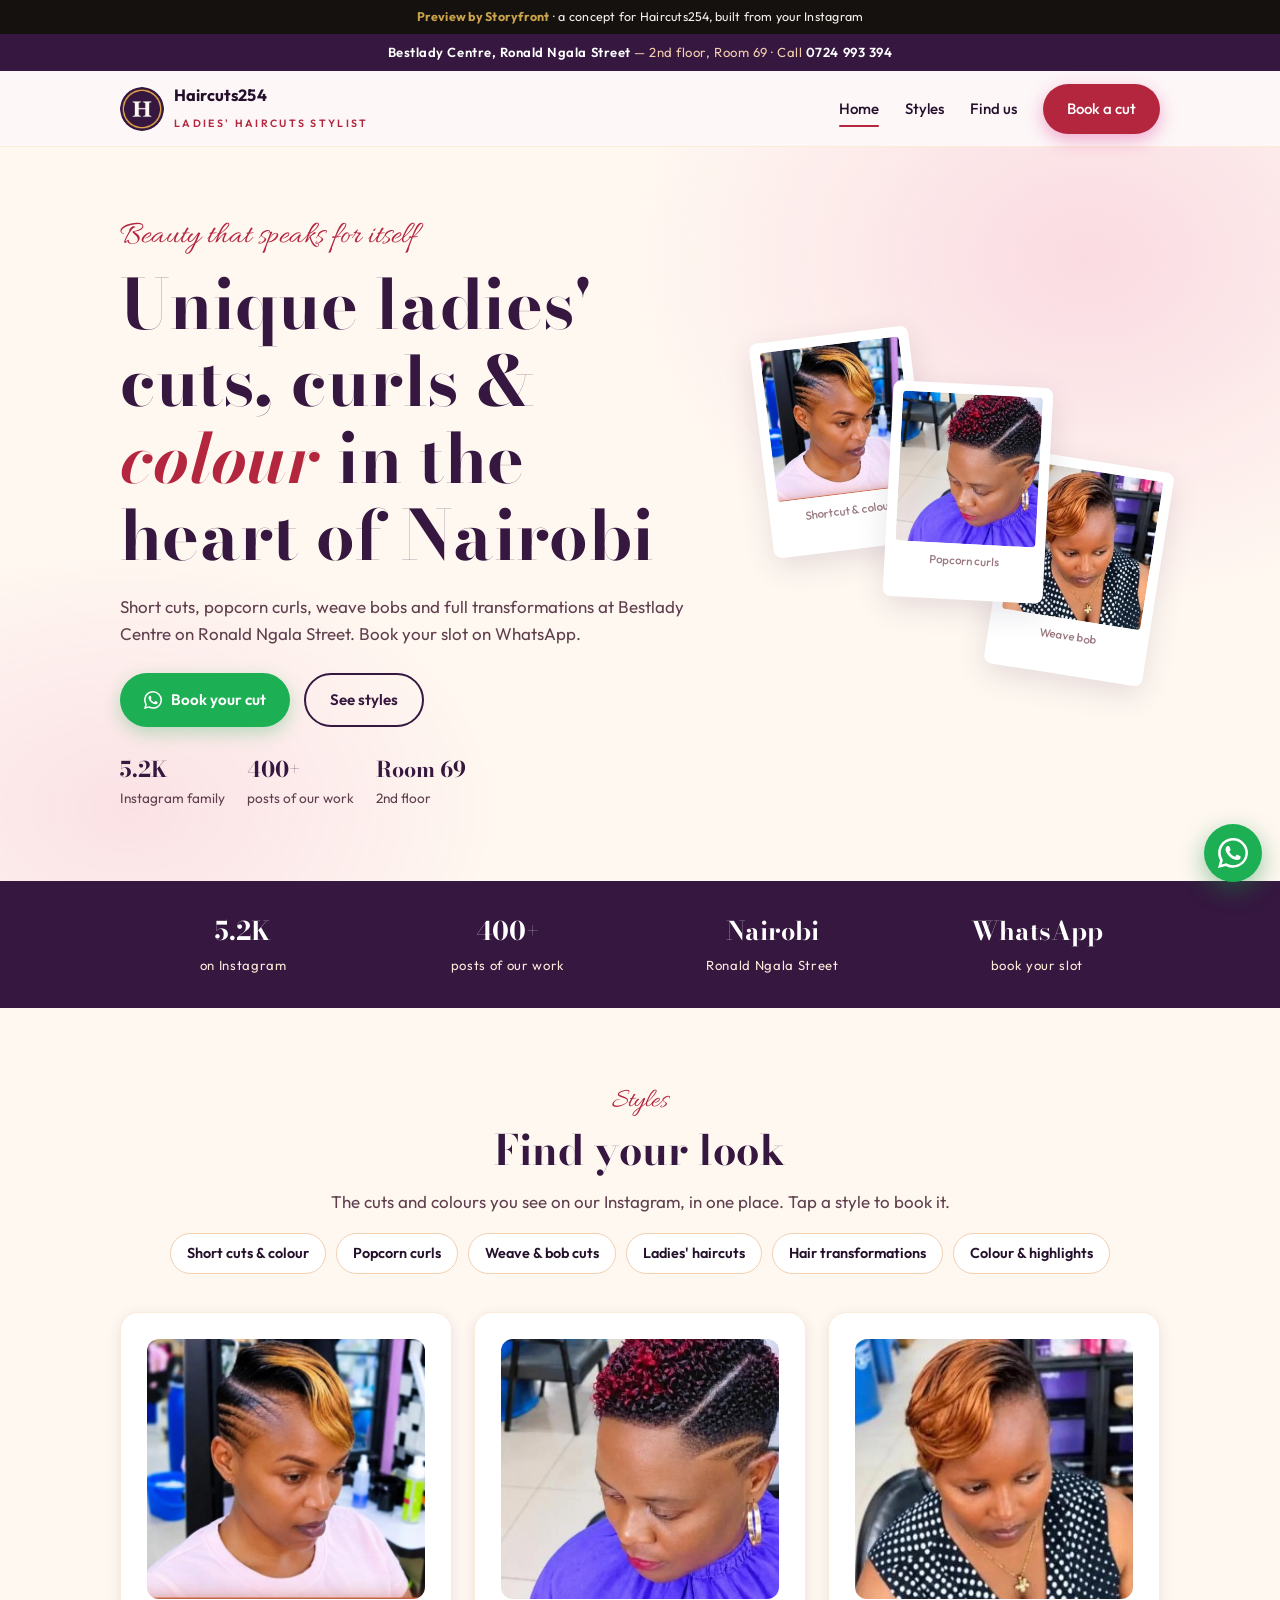
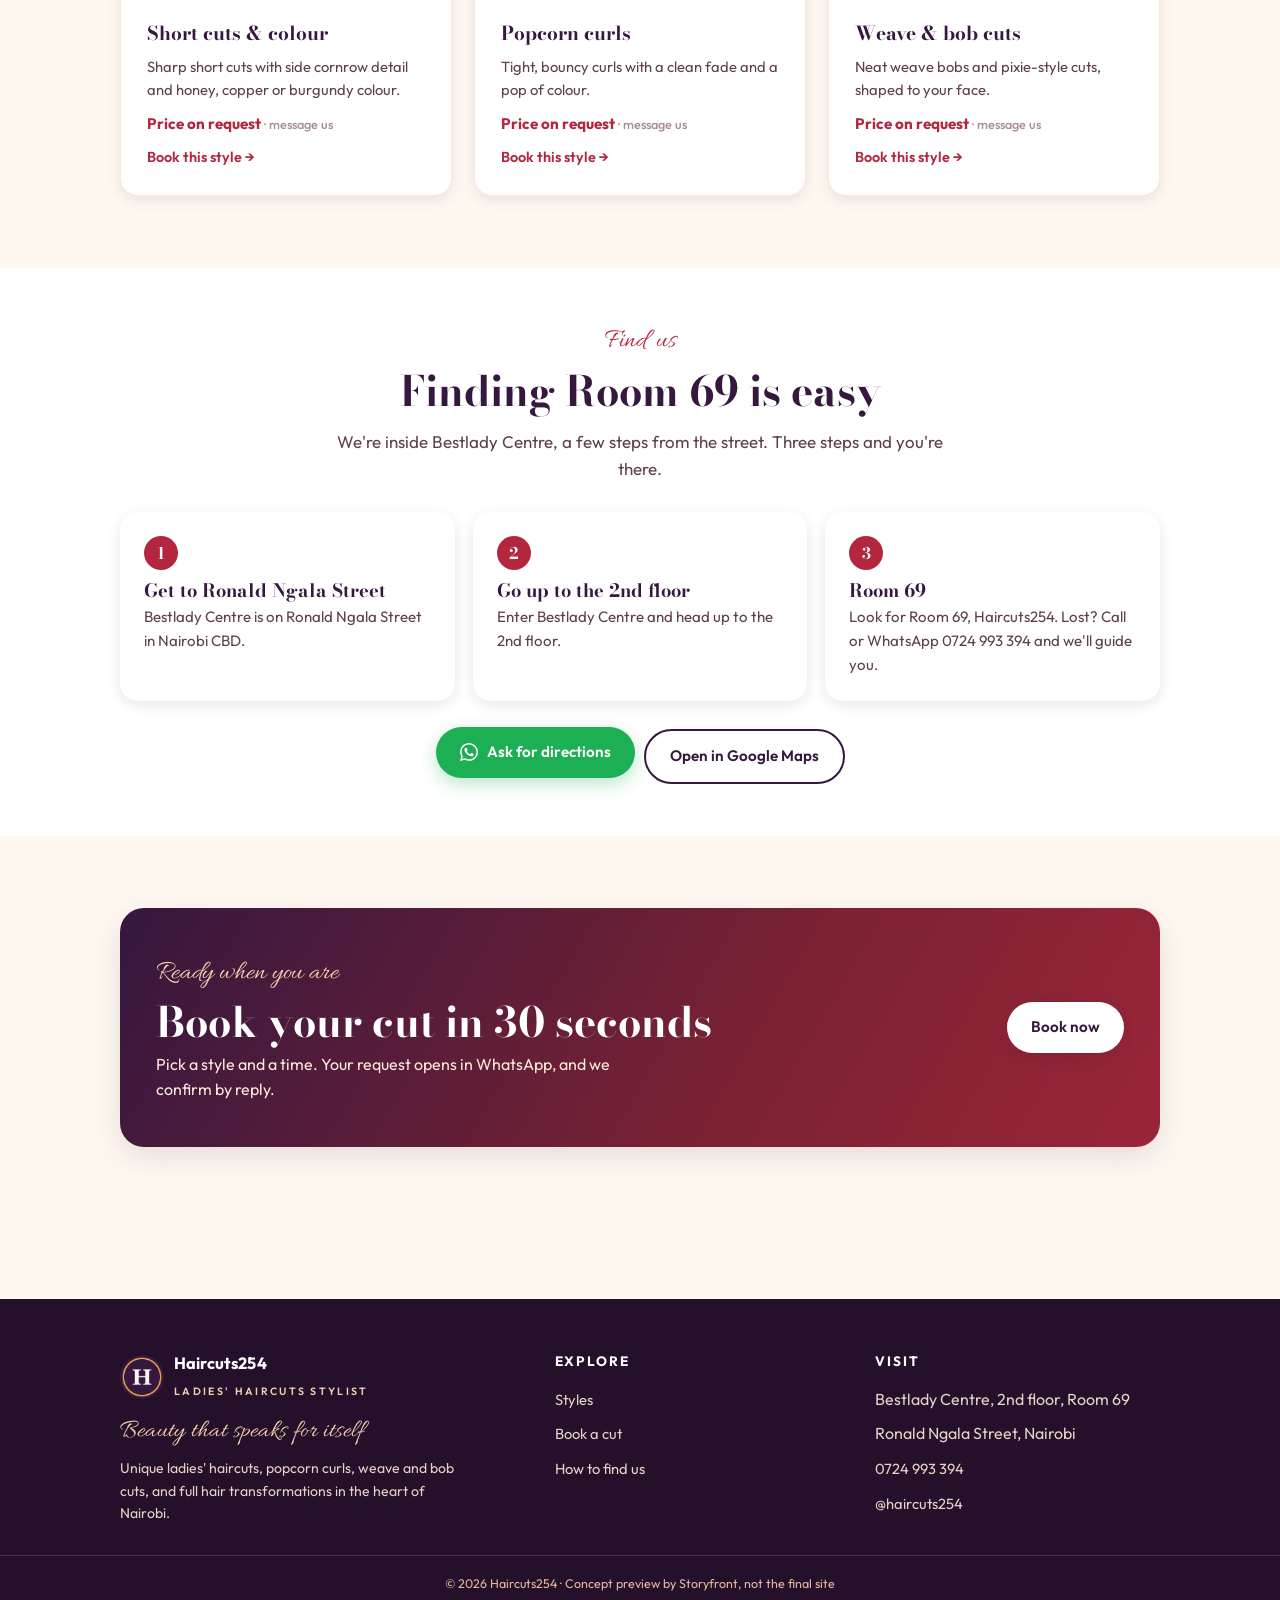
<file: index.html>
<!DOCTYPE html>
<html lang="en"><head><meta charset="UTF-8"><meta name="viewport" content="width=device-width, initial-scale=1.0"><meta name="robots" content="noindex, nofollow">
<title>Haircuts254 | Ladies' haircuts stylist, Nairobi</title><meta name="description" content="Unique ladies' haircuts, popcorn curls, weave bobs and colour at Bestlady Centre, Ronald Ngala Street, Nairobi.">
<link rel="icon" type="image/png" sizes="32x32" href="assets/img/favicon-32.png"><link rel="apple-touch-icon" href="assets/img/favicon-180.png">
<link rel="preconnect" href="https://fonts.googleapis.com"><link rel="preconnect" href="https://fonts.gstatic.com" crossorigin>
<link href="https://fonts.googleapis.com/css2?family=Bodoni+Moda:ital,wght@0,600;0,700;1,600&family=Outfit:wght@400;500;600;700&family=Allura&display=swap" rel="stylesheet">
<link rel="stylesheet" href="assets/css/style.css"></head><body>
<div class="pvbar"><b>Preview by Storyfront</b> &middot; a concept for Haircuts254, built from your Instagram</div>
<div class="announce"><strong>Bestlady Centre, Ronald Ngala Street</strong> &mdash; 2nd floor, Room 69 &middot; Call <strong>0724 993 394</strong></div>
<header class="site-header"><div class="header-in">
<a class="brand" href="index.html"><img src="assets/img/logo-mark.png" alt="Haircuts254 logo"><span><span class="brand-name">Haircuts254</span><br><span class="brand-sub">Ladies' haircuts stylist</span></span></a>
<nav class="nav" id="nav"><button class="nav-close" aria-label="Close menu">&times;</button><a href="index.html" class="active">Home</a><a href="services.html">Styles</a><a href="index.html#find-us">Find us</a><a href="book.html" class="btn btn-magenta">Book a cut</a></nav>
<button class="nav-toggle" aria-label="Open menu"><span></span><span></span><span></span></button></div></header>

<section class="hero"><div class="hero-in"><div class="hero-copy">
<span class="eyebrow">Beauty that speaks for itself</span>
<h1>Unique ladies' cuts, curls &amp; <em>colour</em> in the heart of Nairobi</h1>
<p class="lead">Short cuts, popcorn curls, weave bobs and full transformations at Bestlady Centre on Ronald Ngala Street. Book your slot on WhatsApp.</p>
<div class="hero-ctas"><a class="btn btn-wa" href="book.html"><svg width="18" height="18" viewBox="0 0 24 24" fill="currentColor"><path d="M17.5 14.4c-.3-.15-1.76-.87-2.03-.97-.27-.1-.47-.15-.67.15-.2.3-.77.97-.94 1.17-.17.2-.35.22-.65.07-.3-.15-1.26-.46-2.4-1.48-.89-.79-1.49-1.77-1.66-2.07-.17-.3-.02-.46.13-.61.14-.13.3-.35.45-.52.15-.17.2-.3.3-.5.1-.2.05-.37-.02-.52-.08-.15-.68-1.63-.93-2.23-.24-.58-.49-.5-.67-.51h-.57c-.2 0-.52.07-.8.37-.27.3-1.04 1.02-1.04 2.5 0 1.47 1.07 2.9 1.22 3.1.15.2 2.1 3.2 5.1 4.49.71.3 1.27.49 1.7.63.72.23 1.37.2 1.88.12.58-.09 1.76-.72 2.01-1.42.25-.7.25-1.29.17-1.42-.07-.12-.27-.2-.57-.35zM12.05 21.8h-.01a9.87 9.87 0 0 1-5.03-1.38l-.36-.21-3.74.98 1-3.64-.24-.37a9.83 9.83 0 0 1-1.51-5.26c0-5.44 4.43-9.87 9.89-9.87a9.82 9.82 0 0 1 6.98 2.9 9.82 9.82 0 0 1 2.9 6.99c0 5.44-4.44 9.86-9.88 9.86zm8.4-18.27A11.8 11.8 0 0 0 12.04 0C5.46 0 .1 5.35.1 11.92c0 2.1.55 4.15 1.6 5.96L0 24l6.28-1.65a11.93 11.93 0 0 0 5.76 1.47h.01c6.58 0 11.93-5.35 11.93-11.93a11.86 11.86 0 0 0-3.53-8.36z"/></svg> Book your cut</a><a class="btn btn-ghost" href="services.html">See styles</a></div>
<div class="cover-lines"><div class="cover-line"><b>5.2K</b> Instagram family</div><div class="cover-line"><b>400+</b> posts of our work</div><div class="cover-line"><b>Room 69</b> 2nd floor</div></div></div>
<div class="polaroids"><figure class="polaroid p1"><img src="assets/img/short-cut-colour.jpg" alt="Honey blonde short cut with cornrow detail"><figcaption>Short cut &amp; colour</figcaption></figure>
<figure class="polaroid p2"><img src="assets/img/popcorn-curls.jpg" alt="Burgundy popcorn curls with a fade"><figcaption>Popcorn curls</figcaption></figure>
<figure class="polaroid p3"><img src="assets/img/weave-bob.jpg" alt="Copper weave bob"><figcaption>Weave bob</figcaption></figure></div></div></section>
<div class="trust"><div class="trust-in"><div><b>5.2K</b><span>on Instagram</span></div><div><b>400+</b><span>posts of our work</span></div><div><b>Nairobi</b><span>Ronald Ngala Street</span></div><div><b>WhatsApp</b><span>book your slot</span></div></div></div>
<section class="section"><div class="wrap center reveal"><span class="eyebrow">Styles</span><h2>Find your look</h2><p class="lead">The cuts and colours you see on our Instagram, in one place. Tap a style to book it.</p><div class="chips"><a class="chip" href="book.html?style=Short cuts and colour">Short cuts &amp; colour</a><a class="chip" href="book.html?style=Popcorn curls">Popcorn curls</a><a class="chip" href="book.html?style=Weave and bob cuts">Weave &amp; bob cuts</a><a class="chip" href="book.html?style=Ladies haircuts">Ladies' haircuts</a><a class="chip" href="book.html?style=Hair transformations">Hair transformations</a><a class="chip" href="book.html?style=Colour and highlights">Colour &amp; highlights</a></div></div>
<div class="wrap"><div class="cards"><div class="card reveal"><div class="photo-card"><img src="assets/img/short-cut-colour.jpg" alt="Short cuts &amp; colour"></div><h3>Short cuts &amp; colour</h3><p>Sharp short cuts with side cornrow detail and honey, copper or burgundy colour.</p><span class="from">Price on request <small>&middot; message us</small></span><a class="more" href="book.html?style=Short cuts and colour">Book this style &rarr;</a></div><div class="card reveal"><div class="photo-card"><img src="assets/img/popcorn-curls.jpg" alt="Popcorn curls"></div><h3>Popcorn curls</h3><p>Tight, bouncy curls with a clean fade and a pop of colour.</p><span class="from">Price on request <small>&middot; message us</small></span><a class="more" href="book.html?style=Popcorn curls">Book this style &rarr;</a></div><div class="card reveal"><div class="photo-card"><img src="assets/img/weave-bob.jpg" alt="Weave &amp; bob cuts"></div><h3>Weave &amp; bob cuts</h3><p>Neat weave bobs and pixie-style cuts, shaped to your face.</p><span class="from">Price on request <small>&middot; message us</small></span><a class="more" href="book.html?style=Weave and bob cuts">Book this style &rarr;</a></div></div></div></section>
<section class="section-tight" style="background:#fff" id="find-us"><div class="wrap center reveal"><span class="eyebrow">Find us</span><h2>Finding Room 69 is easy</h2><p class="lead">We're inside Bestlady Centre, a few steps from the street. Three steps and you're there.</p></div>
<div class="wrap"><div class="steps">
<div class="step reveal"><b>1</b><h3>Get to Ronald Ngala Street</h3><p>Bestlady Centre is on Ronald Ngala Street in Nairobi CBD.</p></div>
<div class="step reveal"><b>2</b><h3>Go up to the 2nd floor</h3><p>Enter Bestlady Centre and head up to the 2nd floor.</p></div>
<div class="step reveal"><b>3</b><h3>Room 69</h3><p>Look for Room 69, Haircuts254. Lost? Call or WhatsApp 0724 993 394 and we'll guide you.</p></div></div>
<p class="center" style="margin-top:26px"><a class="btn btn-wa" href="https://wa.me/254724993394?text=Hello%20Haircuts254%21%20I%27m%20coming%20to%20Bestlady%20Centre,%20can%20you%20guide%20me%20to%20Room%2069?" target="_blank" rel="noopener"><svg width="18" height="18" viewBox="0 0 24 24" fill="currentColor"><path d="M17.5 14.4c-.3-.15-1.76-.87-2.03-.97-.27-.1-.47-.15-.67.15-.2.3-.77.97-.94 1.17-.17.2-.35.22-.65.07-.3-.15-1.26-.46-2.4-1.48-.89-.79-1.49-1.77-1.66-2.07-.17-.3-.02-.46.13-.61.14-.13.3-.35.45-.52.15-.17.2-.3.3-.5.1-.2.05-.37-.02-.52-.08-.15-.68-1.63-.93-2.23-.24-.58-.49-.5-.67-.51h-.57c-.2 0-.52.07-.8.37-.27.3-1.04 1.02-1.04 2.5 0 1.47 1.07 2.9 1.22 3.1.15.2 2.1 3.2 5.1 4.49.71.3 1.27.49 1.7.63.72.23 1.37.2 1.88.12.58-.09 1.76-.72 2.01-1.42.25-.7.25-1.29.17-1.42-.07-.12-.27-.2-.57-.35zM12.05 21.8h-.01a9.87 9.87 0 0 1-5.03-1.38l-.36-.21-3.74.98 1-3.64-.24-.37a9.83 9.83 0 0 1-1.51-5.26c0-5.44 4.43-9.87 9.89-9.87a9.82 9.82 0 0 1 6.98 2.9 9.82 9.82 0 0 1 2.9 6.99c0 5.44-4.44 9.86-9.88 9.86zm8.4-18.27A11.8 11.8 0 0 0 12.04 0C5.46 0 .1 5.35.1 11.92c0 2.1.55 4.15 1.6 5.96L0 24l6.28-1.65a11.93 11.93 0 0 0 5.76 1.47h.01c6.58 0 11.93-5.35 11.93-11.93a11.86 11.86 0 0 0-3.53-8.36z"/></svg> Ask for directions</a> &nbsp; <a class="btn btn-ghost" href="https://www.google.com/maps/search/Bestlady+Centre+Ronald+Ngala+Street+Nairobi" target="_blank" rel="noopener">Open in Google Maps</a></p></div></section>
<section class="section"><div class="wrap"><div class="banner reveal"><div><span class="eyebrow">Ready when you are</span><h2>Book your cut in 30 seconds</h2><p>Pick a style and a time. Your request opens in WhatsApp, and we confirm by reply.</p></div><a class="btn btn-light" href="book.html">Book now</a></div></div></section>

<footer class="site-footer"><div class="footer-in">
<div><a class="brand" href="index.html"><img src="assets/img/logo-mark.png" alt=""><span><span class="brand-name">Haircuts254</span><br><span class="brand-sub">Ladies' haircuts stylist</span></span></a><div class="f-script">Beauty that speaks for itself</div><p>Unique ladies' haircuts, popcorn curls, weave and bob cuts, and full hair transformations in the heart of Nairobi.</p></div>
<div><h4>Explore</h4><ul><li><a href="services.html">Styles</a></li><li><a href="book.html">Book a cut</a></li><li><a href="index.html#find-us">How to find us</a></li></ul></div>
<div><h4>Visit</h4><ul><li>Bestlady Centre, 2nd floor, Room 69</li><li>Ronald Ngala Street, Nairobi</li><li><a href="tel:+254724993394">0724 993 394</a></li><li><a href="https://www.instagram.com/haircuts254/" target="_blank" rel="noopener">@haircuts254</a></li></ul></div></div>
<div class="copyright">&copy; <span data-year></span> Haircuts254 &middot; Concept preview by Storyfront, not the final site</div></footer>
<a class="wa-float" href="https://wa.me/254724993394?text=Hello%20Haircuts254%21%20I%27d%20like%20to%20book%20a%20haircut." target="_blank" rel="noopener" aria-label="Chat on WhatsApp"><svg width="30" height="30" viewBox="0 0 24 24" fill="#fff"><path d="M17.5 14.4c-.3-.15-1.76-.87-2.03-.97-.27-.1-.47-.15-.67.15-.2.3-.77.97-.94 1.17-.17.2-.35.22-.65.07-.3-.15-1.26-.46-2.4-1.48-.89-.79-1.49-1.77-1.66-2.07-.17-.3-.02-.46.13-.61.14-.13.3-.35.45-.52.15-.17.2-.3.3-.5.1-.2.05-.37-.02-.52-.08-.15-.68-1.63-.93-2.23-.24-.58-.49-.5-.67-.51h-.57c-.2 0-.52.07-.8.37-.27.3-1.04 1.02-1.04 2.5 0 1.47 1.07 2.9 1.22 3.1.15.2 2.1 3.2 5.1 4.49.71.3 1.27.49 1.7.63.72.23 1.37.2 1.88.12.58-.09 1.76-.72 2.01-1.42.25-.7.25-1.29.17-1.42-.07-.12-.27-.2-.57-.35zM12.05 21.8h-.01a9.87 9.87 0 0 1-5.03-1.38l-.36-.21-3.74.98 1-3.64-.24-.37a9.83 9.83 0 0 1-1.51-5.26c0-5.44 4.43-9.87 9.89-9.87a9.82 9.82 0 0 1 6.98 2.9 9.82 9.82 0 0 1 2.9 6.99c0 5.44-4.44 9.86-9.88 9.86zm8.4-18.27A11.8 11.8 0 0 0 12.04 0C5.46 0 .1 5.35.1 11.92c0 2.1.55 4.15 1.6 5.96L0 24l6.28-1.65a11.93 11.93 0 0 0 5.76 1.47h.01c6.58 0 11.93-5.35 11.93-11.93a11.86 11.86 0 0 0-3.53-8.36z"/></svg></a>
<script src="assets/js/main.js"></script></body></html>
</file>
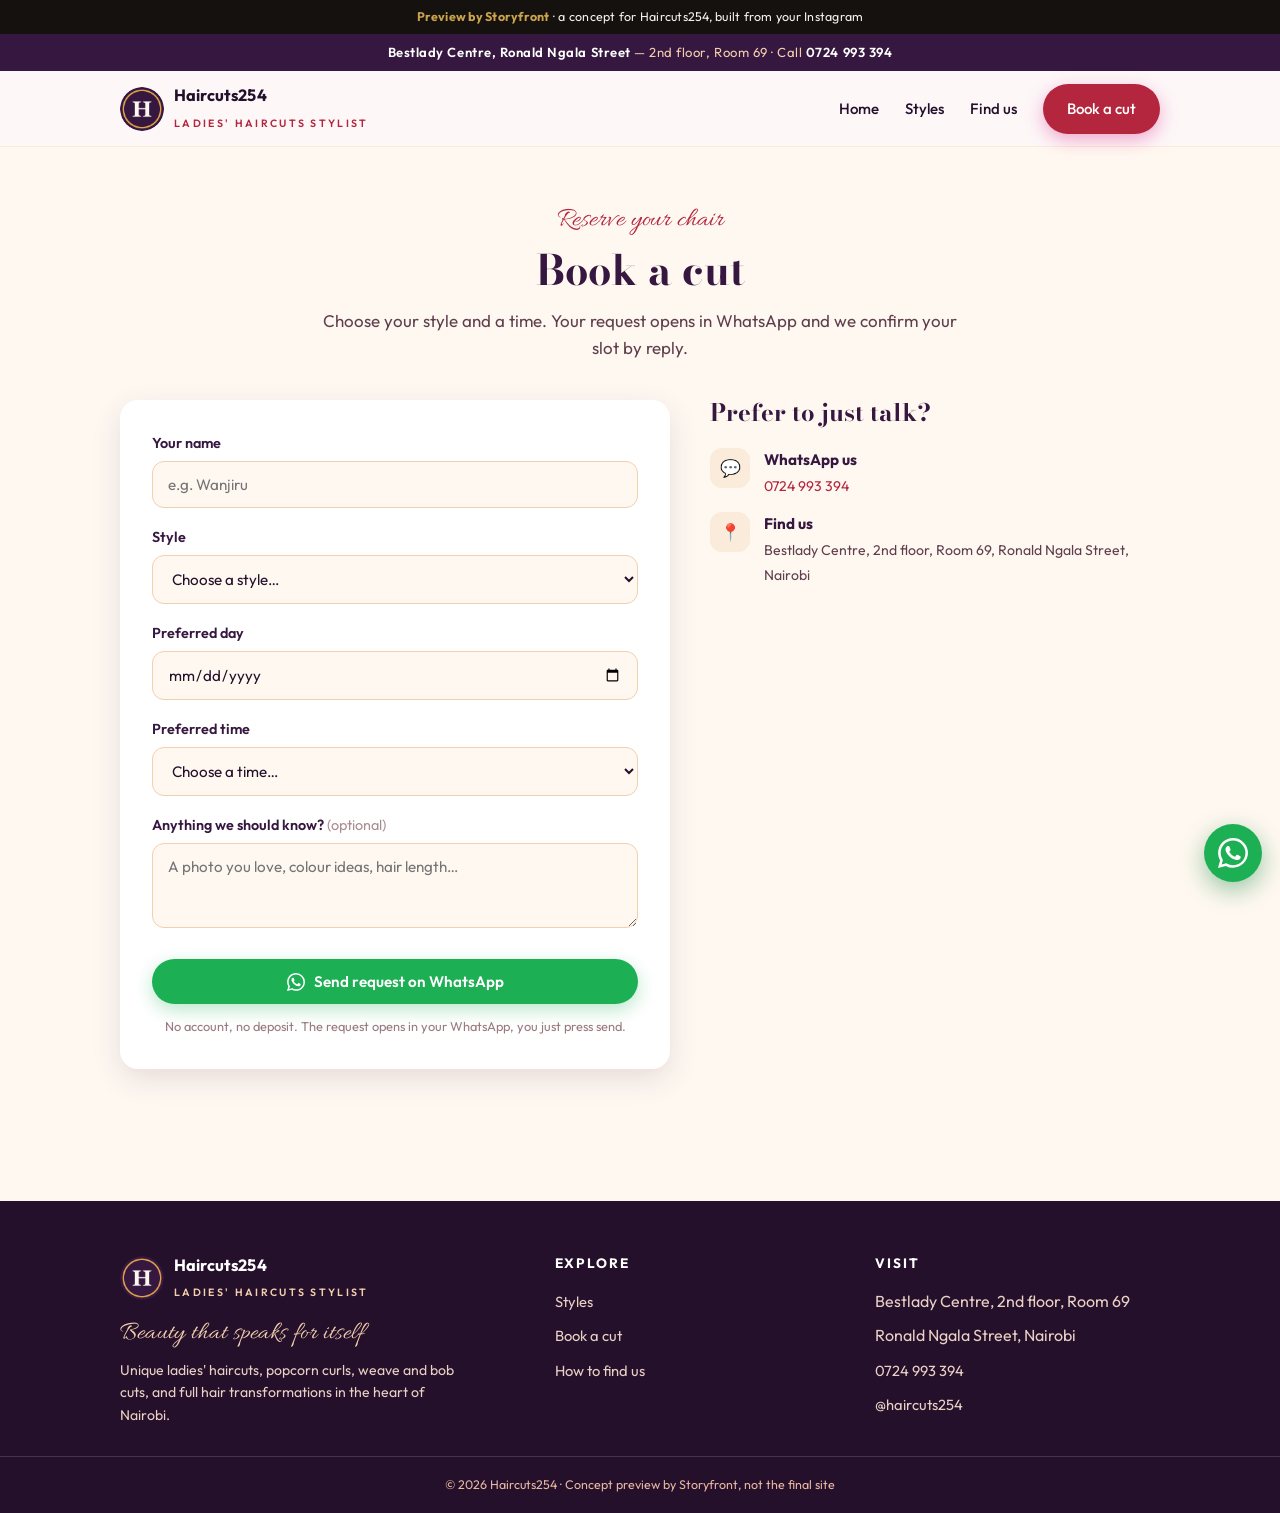
<file: book.html>
<!DOCTYPE html>
<html lang="en"><head><meta charset="UTF-8"><meta name="viewport" content="width=device-width, initial-scale=1.0"><meta name="robots" content="noindex, nofollow">
<title>Book a cut | Haircuts254</title><meta name="description" content="Book a ladies haircut at Haircuts254. Your request opens in WhatsApp.">
<link rel="icon" type="image/png" sizes="32x32" href="assets/img/favicon-32.png"><link rel="apple-touch-icon" href="assets/img/favicon-180.png">
<link rel="preconnect" href="https://fonts.googleapis.com"><link rel="preconnect" href="https://fonts.gstatic.com" crossorigin>
<link href="https://fonts.googleapis.com/css2?family=Bodoni+Moda:ital,wght@0,600;0,700;1,600&family=Outfit:wght@400;500;600;700&family=Allura&display=swap" rel="stylesheet">
<link rel="stylesheet" href="assets/css/style.css"></head><body>
<div class="pvbar"><b>Preview by Storyfront</b> &middot; a concept for Haircuts254, built from your Instagram</div>
<div class="announce"><strong>Bestlady Centre, Ronald Ngala Street</strong> &mdash; 2nd floor, Room 69 &middot; Call <strong>0724 993 394</strong></div>
<header class="site-header"><div class="header-in">
<a class="brand" href="index.html"><img src="assets/img/logo-mark.png" alt="Haircuts254 logo"><span><span class="brand-name">Haircuts254</span><br><span class="brand-sub">Ladies' haircuts stylist</span></span></a>
<nav class="nav" id="nav"><button class="nav-close" aria-label="Close menu">&times;</button><a href="index.html">Home</a><a href="services.html">Styles</a><a href="index.html#find-us">Find us</a><a href="book.html" class="btn btn-magenta">Book a cut</a></nav>
<button class="nav-toggle" aria-label="Open menu"><span></span><span></span><span></span></button></div></header>

<section class="section-tight"><div class="wrap center reveal"><span class="eyebrow">Reserve your chair</span><h2>Book a cut</h2><p class="lead">Choose your style and a time. Your request opens in WhatsApp and we confirm your slot by reply.</p></div>
<div class="wrap"><div class="book-grid"><div class="form-card reveal"><form id="booking-form">
<label for="bk-name">Your name</label><input id="bk-name" type="text" placeholder="e.g. Wanjiru" required>
<label for="bk-service">Style</label><select id="bk-service" required><option value="" disabled selected>Choose a style&hellip;</option><option>Short cuts & colour</option><option>Popcorn curls</option><option>Weave & bob cuts</option><option>Ladies' haircuts</option><option>Hair transformations</option><option>Colour & highlights</option><option>Not sure yet, advise me</option></select>
<label for="bk-date">Preferred day</label><input id="bk-date" type="date" required>
<label for="bk-time">Preferred time</label><select id="bk-time" required><option value="" disabled selected>Choose a time&hellip;</option><option>Morning (8am &ndash; 11am)</option><option>Midday (11am &ndash; 2pm)</option><option>Afternoon (2pm &ndash; 5pm)</option><option>Evening (5pm &ndash; 7pm)</option></select>
<label for="bk-notes">Anything we should know? <span style="font-weight:400;color:#a98d90">(optional)</span></label><textarea id="bk-notes" rows="3" placeholder="A photo you love, colour ideas, hair length&hellip;"></textarea>
<button type="submit" class="btn btn-wa"><svg width="18" height="18" viewBox="0 0 24 24" fill="currentColor"><path d="M17.5 14.4c-.3-.15-1.76-.87-2.03-.97-.27-.1-.47-.15-.67.15-.2.3-.77.97-.94 1.17-.17.2-.35.22-.65.07-.3-.15-1.26-.46-2.4-1.48-.89-.79-1.49-1.77-1.66-2.07-.17-.3-.02-.46.13-.61.14-.13.3-.35.45-.52.15-.17.2-.3.3-.5.1-.2.05-.37-.02-.52-.08-.15-.68-1.63-.93-2.23-.24-.58-.49-.5-.67-.51h-.57c-.2 0-.52.07-.8.37-.27.3-1.04 1.02-1.04 2.5 0 1.47 1.07 2.9 1.22 3.1.15.2 2.1 3.2 5.1 4.49.71.3 1.27.49 1.7.63.72.23 1.37.2 1.88.12.58-.09 1.76-.72 2.01-1.42.25-.7.25-1.29.17-1.42-.07-.12-.27-.2-.57-.35zM12.05 21.8h-.01a9.87 9.87 0 0 1-5.03-1.38l-.36-.21-3.74.98 1-3.64-.24-.37a9.83 9.83 0 0 1-1.51-5.26c0-5.44 4.43-9.87 9.89-9.87a9.82 9.82 0 0 1 6.98 2.9 9.82 9.82 0 0 1 2.9 6.99c0 5.44-4.44 9.86-9.88 9.86zm8.4-18.27A11.8 11.8 0 0 0 12.04 0C5.46 0 .1 5.35.1 11.92c0 2.1.55 4.15 1.6 5.96L0 24l6.28-1.65a11.93 11.93 0 0 0 5.76 1.47h.01c6.58 0 11.93-5.35 11.93-11.93a11.86 11.86 0 0 0-3.53-8.36z"/></svg> Send request on WhatsApp</button><p class="form-hint">No account, no deposit. The request opens in your WhatsApp, you just press send.</p></form></div>
<div class="visit-info reveal"><h2 style="font-size:1.5rem">Prefer to just talk?</h2><div class="info-rows">
<div class="info-row"><div class="ic">&#128172;</div><div><b>WhatsApp us</b><span><a href="https://wa.me/254724993394?text=Hello%20Haircuts254%21%20I%27d%20like%20to%20book%20a%20haircut." target="_blank" rel="noopener">0724 993 394</a></span></div></div>
<div class="info-row"><div class="ic">&#128205;</div><div><b>Find us</b><span>Bestlady Centre, 2nd floor, Room 69, Ronald Ngala Street, Nairobi</span></div></div></div></div></div></div></section>

<footer class="site-footer"><div class="footer-in">
<div><a class="brand" href="index.html"><img src="assets/img/logo-mark.png" alt=""><span><span class="brand-name">Haircuts254</span><br><span class="brand-sub">Ladies' haircuts stylist</span></span></a><div class="f-script">Beauty that speaks for itself</div><p>Unique ladies' haircuts, popcorn curls, weave and bob cuts, and full hair transformations in the heart of Nairobi.</p></div>
<div><h4>Explore</h4><ul><li><a href="services.html">Styles</a></li><li><a href="book.html">Book a cut</a></li><li><a href="index.html#find-us">How to find us</a></li></ul></div>
<div><h4>Visit</h4><ul><li>Bestlady Centre, 2nd floor, Room 69</li><li>Ronald Ngala Street, Nairobi</li><li><a href="tel:+254724993394">0724 993 394</a></li><li><a href="https://www.instagram.com/haircuts254/" target="_blank" rel="noopener">@haircuts254</a></li></ul></div></div>
<div class="copyright">&copy; <span data-year></span> Haircuts254 &middot; Concept preview by Storyfront, not the final site</div></footer>
<a class="wa-float" href="https://wa.me/254724993394?text=Hello%20Haircuts254%21%20I%27d%20like%20to%20book%20a%20haircut." target="_blank" rel="noopener" aria-label="Chat on WhatsApp"><svg width="30" height="30" viewBox="0 0 24 24" fill="#fff"><path d="M17.5 14.4c-.3-.15-1.76-.87-2.03-.97-.27-.1-.47-.15-.67.15-.2.3-.77.97-.94 1.17-.17.2-.35.22-.65.07-.3-.15-1.26-.46-2.4-1.48-.89-.79-1.49-1.77-1.66-2.07-.17-.3-.02-.46.13-.61.14-.13.3-.35.45-.52.15-.17.2-.3.3-.5.1-.2.05-.37-.02-.52-.08-.15-.68-1.63-.93-2.23-.24-.58-.49-.5-.67-.51h-.57c-.2 0-.52.07-.8.37-.27.3-1.04 1.02-1.04 2.5 0 1.47 1.07 2.9 1.22 3.1.15.2 2.1 3.2 5.1 4.49.71.3 1.27.49 1.7.63.72.23 1.37.2 1.88.12.58-.09 1.76-.72 2.01-1.42.25-.7.25-1.29.17-1.42-.07-.12-.27-.2-.57-.35zM12.05 21.8h-.01a9.87 9.87 0 0 1-5.03-1.38l-.36-.21-3.74.98 1-3.64-.24-.37a9.83 9.83 0 0 1-1.51-5.26c0-5.44 4.43-9.87 9.89-9.87a9.82 9.82 0 0 1 6.98 2.9 9.82 9.82 0 0 1 2.9 6.99c0 5.44-4.44 9.86-9.88 9.86zm8.4-18.27A11.8 11.8 0 0 0 12.04 0C5.46 0 .1 5.35.1 11.92c0 2.1.55 4.15 1.6 5.96L0 24l6.28-1.65a11.93 11.93 0 0 0 5.76 1.47h.01c6.58 0 11.93-5.35 11.93-11.93a11.86 11.86 0 0 0-3.53-8.36z"/></svg></a>
<script src="assets/js/main.js"></script></body></html>
</file>
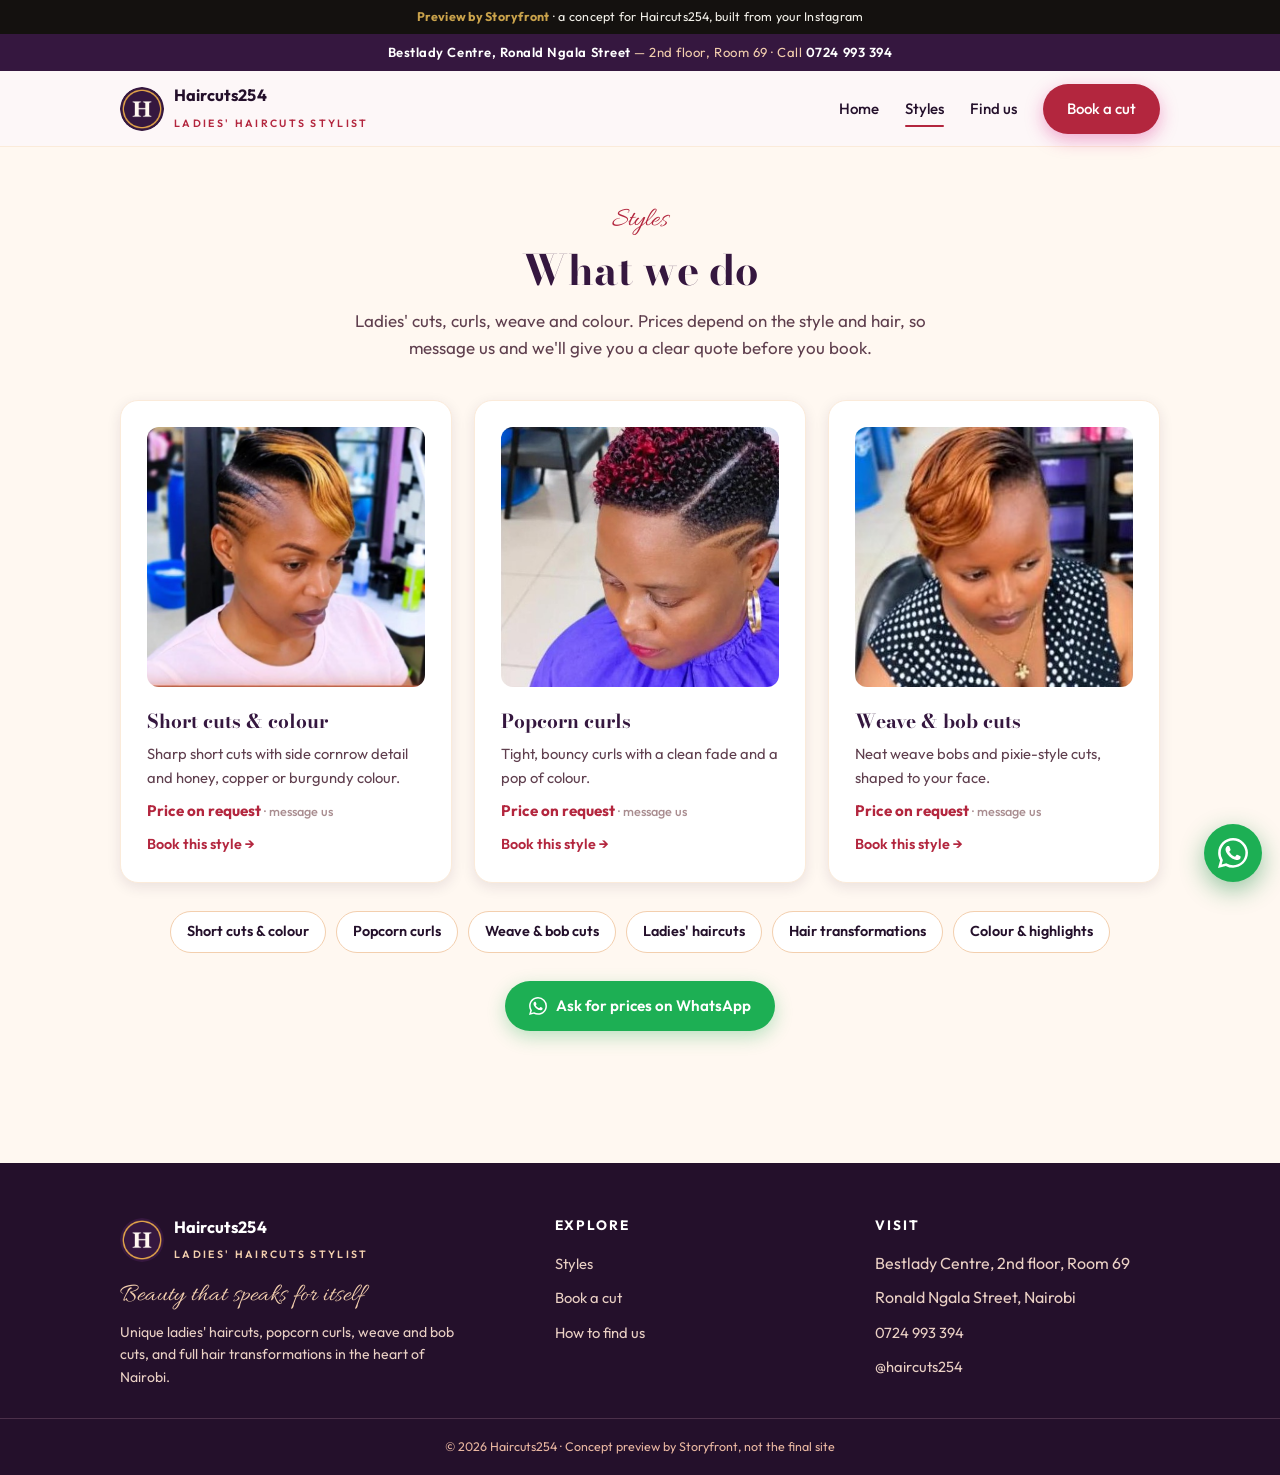
<file: services.html>
<!DOCTYPE html>
<html lang="en"><head><meta charset="UTF-8"><meta name="viewport" content="width=device-width, initial-scale=1.0"><meta name="robots" content="noindex, nofollow">
<title>Styles | Haircuts254</title><meta name="description" content="Short cuts and colour, popcorn curls, weave and bob cuts at Haircuts254, Nairobi.">
<link rel="icon" type="image/png" sizes="32x32" href="assets/img/favicon-32.png"><link rel="apple-touch-icon" href="assets/img/favicon-180.png">
<link rel="preconnect" href="https://fonts.googleapis.com"><link rel="preconnect" href="https://fonts.gstatic.com" crossorigin>
<link href="https://fonts.googleapis.com/css2?family=Bodoni+Moda:ital,wght@0,600;0,700;1,600&family=Outfit:wght@400;500;600;700&family=Allura&display=swap" rel="stylesheet">
<link rel="stylesheet" href="assets/css/style.css"></head><body>
<div class="pvbar"><b>Preview by Storyfront</b> &middot; a concept for Haircuts254, built from your Instagram</div>
<div class="announce"><strong>Bestlady Centre, Ronald Ngala Street</strong> &mdash; 2nd floor, Room 69 &middot; Call <strong>0724 993 394</strong></div>
<header class="site-header"><div class="header-in">
<a class="brand" href="index.html"><img src="assets/img/logo-mark.png" alt="Haircuts254 logo"><span><span class="brand-name">Haircuts254</span><br><span class="brand-sub">Ladies' haircuts stylist</span></span></a>
<nav class="nav" id="nav"><button class="nav-close" aria-label="Close menu">&times;</button><a href="index.html">Home</a><a href="services.html" class="active">Styles</a><a href="index.html#find-us">Find us</a><a href="book.html" class="btn btn-magenta">Book a cut</a></nav>
<button class="nav-toggle" aria-label="Open menu"><span></span><span></span><span></span></button></div></header>

<section class="section-tight"><div class="wrap center reveal"><span class="eyebrow">Styles</span><h2>What we do</h2><p class="lead">Ladies' cuts, curls, weave and colour. Prices depend on the style and hair, so message us and we'll give you a clear quote before you book.</p></div>
<div class="wrap"><div class="cards"><div class="card reveal"><div class="photo-card"><img src="assets/img/short-cut-colour.jpg" alt="Short cuts &amp; colour"></div><h3>Short cuts &amp; colour</h3><p>Sharp short cuts with side cornrow detail and honey, copper or burgundy colour.</p><span class="from">Price on request <small>&middot; message us</small></span><a class="more" href="book.html?style=Short cuts and colour">Book this style &rarr;</a></div><div class="card reveal"><div class="photo-card"><img src="assets/img/popcorn-curls.jpg" alt="Popcorn curls"></div><h3>Popcorn curls</h3><p>Tight, bouncy curls with a clean fade and a pop of colour.</p><span class="from">Price on request <small>&middot; message us</small></span><a class="more" href="book.html?style=Popcorn curls">Book this style &rarr;</a></div><div class="card reveal"><div class="photo-card"><img src="assets/img/weave-bob.jpg" alt="Weave &amp; bob cuts"></div><h3>Weave &amp; bob cuts</h3><p>Neat weave bobs and pixie-style cuts, shaped to your face.</p><span class="from">Price on request <small>&middot; message us</small></span><a class="more" href="book.html?style=Weave and bob cuts">Book this style &rarr;</a></div></div>
<div class="chips" style="margin-top:28px"><a class="chip" href="book.html?style=Short cuts and colour">Short cuts &amp; colour</a><a class="chip" href="book.html?style=Popcorn curls">Popcorn curls</a><a class="chip" href="book.html?style=Weave and bob cuts">Weave &amp; bob cuts</a><a class="chip" href="book.html?style=Ladies haircuts">Ladies' haircuts</a><a class="chip" href="book.html?style=Hair transformations">Hair transformations</a><a class="chip" href="book.html?style=Colour and highlights">Colour &amp; highlights</a></div>
<p class="center" style="margin-top:28px"><a class="btn btn-wa" href="https://wa.me/254724993394?text=Hello%20Haircuts254%21%20Could%20I%20get%20prices%20please?" target="_blank" rel="noopener"><svg width="18" height="18" viewBox="0 0 24 24" fill="currentColor"><path d="M17.5 14.4c-.3-.15-1.76-.87-2.03-.97-.27-.1-.47-.15-.67.15-.2.3-.77.97-.94 1.17-.17.2-.35.22-.65.07-.3-.15-1.26-.46-2.4-1.48-.89-.79-1.49-1.77-1.66-2.07-.17-.3-.02-.46.13-.61.14-.13.3-.35.45-.52.15-.17.2-.3.3-.5.1-.2.05-.37-.02-.52-.08-.15-.68-1.63-.93-2.23-.24-.58-.49-.5-.67-.51h-.57c-.2 0-.52.07-.8.37-.27.3-1.04 1.02-1.04 2.5 0 1.47 1.07 2.9 1.22 3.1.15.2 2.1 3.2 5.1 4.49.71.3 1.27.49 1.7.63.72.23 1.37.2 1.88.12.58-.09 1.76-.72 2.01-1.42.25-.7.25-1.29.17-1.42-.07-.12-.27-.2-.57-.35zM12.05 21.8h-.01a9.87 9.87 0 0 1-5.03-1.38l-.36-.21-3.74.98 1-3.64-.24-.37a9.83 9.83 0 0 1-1.51-5.26c0-5.44 4.43-9.87 9.89-9.87a9.82 9.82 0 0 1 6.98 2.9 9.82 9.82 0 0 1 2.9 6.99c0 5.44-4.44 9.86-9.88 9.86zm8.4-18.27A11.8 11.8 0 0 0 12.04 0C5.46 0 .1 5.35.1 11.92c0 2.1.55 4.15 1.6 5.96L0 24l6.28-1.65a11.93 11.93 0 0 0 5.76 1.47h.01c6.58 0 11.93-5.35 11.93-11.93a11.86 11.86 0 0 0-3.53-8.36z"/></svg> Ask for prices on WhatsApp</a></p></div></section>

<footer class="site-footer"><div class="footer-in">
<div><a class="brand" href="index.html"><img src="assets/img/logo-mark.png" alt=""><span><span class="brand-name">Haircuts254</span><br><span class="brand-sub">Ladies' haircuts stylist</span></span></a><div class="f-script">Beauty that speaks for itself</div><p>Unique ladies' haircuts, popcorn curls, weave and bob cuts, and full hair transformations in the heart of Nairobi.</p></div>
<div><h4>Explore</h4><ul><li><a href="services.html">Styles</a></li><li><a href="book.html">Book a cut</a></li><li><a href="index.html#find-us">How to find us</a></li></ul></div>
<div><h4>Visit</h4><ul><li>Bestlady Centre, 2nd floor, Room 69</li><li>Ronald Ngala Street, Nairobi</li><li><a href="tel:+254724993394">0724 993 394</a></li><li><a href="https://www.instagram.com/haircuts254/" target="_blank" rel="noopener">@haircuts254</a></li></ul></div></div>
<div class="copyright">&copy; <span data-year></span> Haircuts254 &middot; Concept preview by Storyfront, not the final site</div></footer>
<a class="wa-float" href="https://wa.me/254724993394?text=Hello%20Haircuts254%21%20I%27d%20like%20to%20book%20a%20haircut." target="_blank" rel="noopener" aria-label="Chat on WhatsApp"><svg width="30" height="30" viewBox="0 0 24 24" fill="#fff"><path d="M17.5 14.4c-.3-.15-1.76-.87-2.03-.97-.27-.1-.47-.15-.67.15-.2.3-.77.97-.94 1.17-.17.2-.35.22-.65.07-.3-.15-1.26-.46-2.4-1.48-.89-.79-1.49-1.77-1.66-2.07-.17-.3-.02-.46.13-.61.14-.13.3-.35.45-.52.15-.17.2-.3.3-.5.1-.2.05-.37-.02-.52-.08-.15-.68-1.63-.93-2.23-.24-.58-.49-.5-.67-.51h-.57c-.2 0-.52.07-.8.37-.27.3-1.04 1.02-1.04 2.5 0 1.47 1.07 2.9 1.22 3.1.15.2 2.1 3.2 5.1 4.49.71.3 1.27.49 1.7.63.72.23 1.37.2 1.88.12.58-.09 1.76-.72 2.01-1.42.25-.7.25-1.29.17-1.42-.07-.12-.27-.2-.57-.35zM12.05 21.8h-.01a9.87 9.87 0 0 1-5.03-1.38l-.36-.21-3.74.98 1-3.64-.24-.37a9.83 9.83 0 0 1-1.51-5.26c0-5.44 4.43-9.87 9.89-9.87a9.82 9.82 0 0 1 6.98 2.9 9.82 9.82 0 0 1 2.9 6.99c0 5.44-4.44 9.86-9.88 9.86zm8.4-18.27A11.8 11.8 0 0 0 12.04 0C5.46 0 .1 5.35.1 11.92c0 2.1.55 4.15 1.6 5.96L0 24l6.28-1.65a11.93 11.93 0 0 0 5.76 1.47h.01c6.58 0 11.93-5.35 11.93-11.93a11.86 11.86 0 0 0-3.53-8.36z"/></svg></a>
<script src="assets/js/main.js"></script></body></html>
</file>
<file: assets/css/style.css>
/* ============================================================
   HAIRCUTS254 — demo site
   Brand tokens sampled from their own logo:
   Plum #35173F · Magenta #B3263E · Blush #F3CFAE
   Type: Bodoni Moda (display) · Outfit (body) · Allura (script accent)
   ============================================================ */

:root{
  --plum:#35173F;
  --plum-ink:#24102B;
  --magenta:#B3263E;
  --magenta-deep:#8F1B31;
  --blush:#F3CFAE;
  --blush-soft:#FBEBDA;
  --porcelain:#FFF8F1;
  --white:#FFFFFF;
  --wa:#1DAF54;
  --wa-deep:#168A42;
  --shadow:0 10px 30px rgba(53,23,63,.12);
  --shadow-sm:0 4px 14px rgba(53,23,63,.10);
  --radius:18px;
  --font-display:"Bodoni Moda", Georgia, serif;
  --font-body:"Outfit", -apple-system, "Segoe UI", sans-serif;
  --font-script:"Allura", cursive;
}

*{margin:0;padding:0;box-sizing:border-box}
html{scroll-behavior:smooth}
@media (prefers-reduced-motion: reduce){
  html{scroll-behavior:auto}
  *,*::before,*::after{animation:none!important;transition:none!important}
}

body{
  font-family:var(--font-body);
  background:var(--porcelain);
  color:var(--plum-ink);
  line-height:1.6;
  font-size:16px;
  -webkit-font-smoothing:antialiased;
}

img{max-width:100%;display:block}
a{color:var(--magenta);text-decoration:none}
a:focus-visible,button:focus-visible{outline:3px solid var(--magenta);outline-offset:2px;border-radius:6px}

.wrap{max-width:1080px;margin:0 auto;padding:0 20px}

/* ---------- announcement bar ---------- */
.announce{
  background:var(--plum);
  color:var(--blush);
  text-align:center;
  font-size:.82rem;
  letter-spacing:.04em;
  padding:8px 16px;
}
.announce strong{color:#fff;font-weight:600}

/* ---------- header ---------- */
.site-header{
  position:sticky;top:0;z-index:50;
  background:rgba(253,247,249,.92);
  backdrop-filter:blur(10px);
  border-bottom:1px solid var(--blush-soft);
}
.header-in{
  display:flex;align-items:center;justify-content:space-between;
  padding:12px 20px;max-width:1080px;margin:0 auto;gap:12px;
}
.brand{display:flex;align-items:center;gap:10px;color:var(--plum-ink)}
.brand img{width:44px;height:44px;border-radius:50%}
.brand-name{font-weight:700;font-size:1.02rem;letter-spacing:.01em;line-height:1.1}
.brand-sub{font-size:.66rem;letter-spacing:.22em;color:var(--magenta);font-weight:600;text-transform:uppercase}

.nav{display:flex;align-items:center;gap:26px}
.nav a{color:var(--plum-ink);font-weight:500;font-size:.94rem;position:relative}
.nav a.active::after,.nav a:hover::after{
  content:"";position:absolute;left:0;right:0;bottom:-6px;height:2px;
  background:var(--magenta);border-radius:2px;
}
.nav .btn{color:#fff}
.nav .btn::after{display:none}

.nav-toggle{
  display:none;background:none;border:0;cursor:pointer;padding:8px;
}
.nav-toggle span{display:block;width:24px;height:2.5px;background:var(--plum);margin:5px 0;border-radius:2px;transition:.25s}

@media (max-width:840px){
  .nav-toggle{display:block}
  .nav{
    position:fixed;inset:0;top:0;background:var(--porcelain);
    flex-direction:column;justify-content:center;gap:30px;
    transform:translateX(100%);transition:transform .28s ease;z-index:60;
  }
  .nav.open{transform:translateX(0)}
  .nav a{font-size:1.3rem}
  .nav-close{position:absolute;top:20px;right:20px;background:none;border:0;font-size:2rem;color:var(--plum);cursor:pointer}
}
@media (min-width:841px){.nav-close{display:none}}

/* ---------- buttons ---------- */
.btn{
  display:inline-flex;align-items:center;gap:9px;
  padding:13px 24px;border-radius:999px;
  font-weight:600;font-size:.95rem;font-family:var(--font-body);
  border:0;cursor:pointer;transition:transform .15s ease, box-shadow .15s ease, background .15s;
}
.btn:hover{transform:translateY(-2px)}
.btn-magenta{background:var(--magenta);color:#fff;box-shadow:0 6px 18px rgba(214,24,127,.35)}
.btn-magenta:hover{background:var(--magenta-deep)}
.btn-wa{background:var(--wa);color:#fff;box-shadow:0 6px 18px rgba(29,175,84,.3)}
.btn-wa:hover{background:var(--wa-deep)}
.btn-ghost{background:transparent;color:var(--plum);border:2px solid var(--plum)}
.btn-ghost:hover{background:var(--plum);color:#fff}
.btn-light{background:#fff;color:var(--plum);box-shadow:var(--shadow-sm)}
.btn svg{flex-shrink:0}

/* ---------- section scaffolding ---------- */
.section{padding:72px 0}
.section-tight{padding:52px 0}
.eyebrow{
  font-family:var(--font-script);
  color:var(--magenta);
  font-size:1.7rem;
  display:block;margin-bottom:4px;
}
h1,h2,h3{font-family:var(--font-display);color:var(--plum);font-weight:700;line-height:1.12}
h2{font-size:clamp(1.8rem,4vw,2.6rem);margin-bottom:14px}
h3{font-size:1.2rem}
.lead{font-size:1.06rem;color:#5F3F4E;max-width:640px}
.center{text-align:center}
.center .lead{margin:0 auto}

/* polish-dot divider — the recurring brand motif */
.dots{display:flex;gap:9px;justify-content:center;margin:18px auto}
.dots i{width:11px;height:11px;border-radius:50%;display:block}
.dots i:nth-child(1){background:var(--blush)}
.dots i:nth-child(2){background:var(--magenta)}
.dots i:nth-child(3){background:var(--plum)}

/* ---------- hero (magazine cover) ---------- */
.hero{
  background:
    radial-gradient(60% 80% at 85% 15%, rgba(246,195,214,.55), transparent 60%),
    radial-gradient(50% 60% at 10% 90%, rgba(214,24,127,.10), transparent 60%),
    var(--porcelain);
  overflow:hidden;
}
.hero-in{
  display:grid;grid-template-columns:1.15fr .85fr;gap:40px;align-items:center;
  padding:64px 20px 72px;max-width:1080px;margin:0 auto;
}
.hero-copy .eyebrow{font-size:2rem}
.hero h1{
  font-size:clamp(2.6rem,6.2vw,4.3rem);
  letter-spacing:.005em;
  margin-bottom:18px;
}
.hero h1 em{font-style:italic;color:var(--magenta)}
.hero .lead{margin-bottom:26px}
.hero-ctas{display:flex;gap:14px;flex-wrap:wrap;margin-bottom:26px}
.cover-lines{display:flex;gap:22px;flex-wrap:wrap}
.cover-line{font-size:.85rem;color:#5F3F4E}
.cover-line b{display:block;font-family:var(--font-display);font-size:1.35rem;color:var(--plum)}
.cover-line .stars{color:var(--magenta);letter-spacing:2px}

/* polaroid fan */
.polaroids{position:relative;height:380px}
.polaroid{
  position:absolute;background:#fff;padding:10px 10px 30px;
  box-shadow:var(--shadow);border-radius:8px;width:160px;
}
.polaroid img{width:140px;height:150px;object-fit:cover;border-radius:4px}
.polaroid figcaption{font-size:.72rem;text-align:center;color:#9a7a80;margin-top:8px;font-weight:500}
.polaroid.p1{top:14px;left:6%;transform:rotate(-7deg)}
.polaroid.p2{top:64px;left:36%;transform:rotate(3deg);z-index:2}
.polaroid.p3{top:140px;left:62%;transform:rotate(9deg)}
@media (max-width:840px){
  .hero-in{grid-template-columns:1fr;padding:44px 20px 56px}
  .polaroids{height:300px;max-width:420px;margin:0 auto;width:100%}
  .polaroid{width:132px}
  .polaroid img{width:112px;height:122px}
  .polaroid.p3{left:56%}
}

/* ---------- trust strip ---------- */
.trust{background:var(--plum);color:var(--blush-soft)}
.trust-in{
  display:grid;grid-template-columns:repeat(4,1fr);gap:18px;
  padding:30px 20px;max-width:1080px;margin:0 auto;text-align:center;
}
.trust b{display:block;font-family:var(--font-display);font-size:1.6rem;color:#fff}
.trust span{font-size:.82rem;letter-spacing:.05em}
@media (max-width:700px){.trust-in{grid-template-columns:repeat(2,1fr)}}

/* ---------- service cards ---------- */
.cards{display:grid;grid-template-columns:repeat(3,1fr);gap:22px;margin-top:38px}
@media (max-width:900px){.cards{grid-template-columns:repeat(2,1fr)}}
@media (max-width:560px){.cards{grid-template-columns:1fr}}
.card{
  background:#fff;border-radius:var(--radius);padding:26px;
  box-shadow:var(--shadow-sm);border:1px solid var(--blush-soft);
  display:flex;flex-direction:column;gap:10px;
  transition:transform .18s ease, box-shadow .18s ease;
}
.card:hover{transform:translateY(-4px);box-shadow:var(--shadow)}
.card .ic{
  width:46px;height:46px;border-radius:14px;display:grid;place-items:center;
  background:linear-gradient(135deg,var(--blush),var(--blush-soft));
  font-size:1.3rem;
}
.card h3{margin-top:2px}
.card p{font-size:.92rem;color:#5F3F4E;flex-grow:1}
.card .from{font-weight:700;color:var(--magenta);font-size:.95rem}
.card .from small{color:#a98d90;font-weight:500}
.card a.more{font-weight:600;font-size:.9rem}

/* ---------- gallery ---------- */
.gallery{display:grid;grid-template-columns:1.6fr 1fr;gap:18px;margin-top:38px}
.gallery .big img{width:100%;height:100%;object-fit:cover;border-radius:var(--radius)}
.gallery .stack{display:grid;gap:18px}
.gallery .stack .row{display:grid;grid-template-columns:1fr 1fr;gap:18px}
.gallery .tile{
  background:#fff;border-radius:14px;padding:8px;box-shadow:var(--shadow-sm);
}
.gallery .tile img{width:100%;height:130px;object-fit:cover;border-radius:9px}
.gallery .tile figcaption{font-size:.74rem;color:#9a7a80;text-align:center;padding:6px 0 2px}
.gallery .note{
  background:linear-gradient(135deg,var(--plum),#5a2540);
  color:#fff;border-radius:14px;padding:20px;display:flex;flex-direction:column;justify-content:center;gap:6px;
}
.gallery .note b{font-family:var(--font-display);font-size:1.15rem}
.gallery .note span{font-size:.85rem;color:var(--blush)}
@media (max-width:760px){.gallery{grid-template-columns:1fr}}

/* ---------- reviews ---------- */
.reviews{display:grid;grid-template-columns:repeat(3,1fr);gap:22px;margin-top:38px}
@media (max-width:820px){.reviews{grid-template-columns:1fr}}
.review{
  background:#fff;border-radius:var(--radius);padding:26px;box-shadow:var(--shadow-sm);
  border-top:4px solid var(--magenta);
}
.review .stars{color:var(--magenta);letter-spacing:3px;margin-bottom:10px;font-size:.95rem}
.review p{font-size:.95rem;color:#3a2530;font-style:italic}
.review footer{margin-top:14px;font-size:.82rem;font-weight:600;color:var(--plum)}
.review footer span{display:block;font-weight:400;color:#a98d90}

/* ---------- shop teaser & product grid ---------- */
.products{display:grid;grid-template-columns:repeat(3,1fr);gap:22px;margin-top:38px}
@media (max-width:900px){.products{grid-template-columns:repeat(2,1fr)}}
@media (max-width:560px){.products{grid-template-columns:1fr}}
.product{
  background:#fff;border-radius:var(--radius);overflow:hidden;
  box-shadow:var(--shadow-sm);border:1px solid var(--blush-soft);
  display:flex;flex-direction:column;
}
.product .ph{
  height:120px;display:grid;place-items:center;font-size:2.4rem;
  background:linear-gradient(135deg,var(--blush-soft),var(--blush));
}
.product .pd{padding:20px;display:flex;flex-direction:column;gap:8px;flex-grow:1}
.product h3{font-size:1.05rem}
.product p{font-size:.88rem;color:#5F3F4E;flex-grow:1}
.product .price{font-weight:700;color:var(--magenta)}
.product .price small{color:#a98d90;font-weight:500}
.product .btn{justify-content:center}

/* ---------- banner (home service) ---------- */
.banner{
  background:linear-gradient(120deg,var(--plum) 0%,#7a2233 60%,var(--magenta) 130%);
  border-radius:calc(var(--radius) + 6px);
  color:#fff;padding:44px 36px;
  display:flex;align-items:center;justify-content:space-between;gap:26px;flex-wrap:wrap;
  box-shadow:var(--shadow);
}
.banner h2{color:#fff;margin-bottom:6px}
.banner .eyebrow{color:var(--blush)}
.banner p{color:var(--blush-soft);max-width:480px}

/* ---------- visit ---------- */
.visit{display:grid;grid-template-columns:1fr 1fr;gap:34px;align-items:center;margin-top:38px}
@media (max-width:820px){.visit{grid-template-columns:1fr}}
.map-card{border-radius:var(--radius);overflow:hidden;box-shadow:var(--shadow);position:relative;display:block}
.map-card img{width:100%}
.map-card span{
  position:absolute;bottom:12px;left:12px;background:var(--plum);color:#fff;
  font-size:.8rem;font-weight:600;padding:8px 14px;border-radius:999px;
}
.visit-info h2{margin-bottom:8px}
.info-rows{display:grid;gap:14px;margin:22px 0}
.info-row{display:flex;gap:14px;align-items:flex-start}
.info-row .ic{
  width:40px;height:40px;border-radius:12px;background:var(--blush-soft);
  display:grid;place-items:center;flex-shrink:0;font-size:1.05rem;
}
.info-row b{display:block;font-size:.95rem;color:var(--plum)}
.info-row span{font-size:.88rem;color:#5F3F4E}

/* ---------- menu (services page) ---------- */
.demo-note{
  background:var(--blush-soft);border:1px dashed var(--magenta);
  color:var(--plum);font-size:.85rem;border-radius:12px;
  padding:10px 16px;text-align:center;margin:22px auto 0;max-width:620px;
}
.menu-group{margin-top:46px}
.menu-group header{display:flex;align-items:baseline;justify-content:space-between;gap:14px;flex-wrap:wrap;border-bottom:2px solid var(--blush);padding-bottom:10px;margin-bottom:8px}
.menu-group header h2{margin-bottom:0;font-size:1.6rem}
.menu-group header .gwa{font-size:.88rem;font-weight:600}
.menu-item{
  display:flex;justify-content:space-between;gap:18px;align-items:baseline;
  padding:14px 4px;border-bottom:1px solid var(--blush-soft);
}
.menu-item .mi-name b{display:block;color:var(--plum);font-size:1rem;font-weight:600}
.menu-item .mi-name span{font-size:.85rem;color:#9a7a80}
.menu-item .mi-price{font-family:var(--font-display);font-weight:700;color:var(--magenta);white-space:nowrap;font-size:1.05rem}

/* ---------- about ---------- */
.split{display:grid;grid-template-columns:1fr 1fr;gap:40px;align-items:center}
@media (max-width:820px){.split{grid-template-columns:1fr}}
.split img{border-radius:var(--radius);box-shadow:var(--shadow)}
.mv{display:grid;grid-template-columns:1fr 1fr;gap:22px;margin-top:38px}
@media (max-width:700px){.mv{grid-template-columns:1fr}}
.mv .card b{font-family:var(--font-display);font-size:1.2rem;color:var(--plum)}
.programs{display:grid;grid-template-columns:repeat(3,1fr);gap:22px;margin-top:38px}
@media (max-width:860px){.programs{grid-template-columns:1fr}}
.tag{
  display:inline-block;background:var(--blush-soft);color:var(--magenta);
  font-size:.7rem;font-weight:700;letter-spacing:.08em;text-transform:uppercase;
  padding:4px 10px;border-radius:999px;
}

/* ---------- booking form ---------- */
.book-grid{display:grid;grid-template-columns:1.1fr .9fr;gap:40px;margin-top:38px;align-items:start}
@media (max-width:860px){.book-grid{grid-template-columns:1fr}}
.form-card{background:#fff;border-radius:var(--radius);padding:32px;box-shadow:var(--shadow)}
.form-card label{display:block;font-weight:600;font-size:.9rem;color:var(--plum);margin:18px 0 6px}
.form-card label:first-of-type{margin-top:0}
.form-card input,.form-card select,.form-card textarea{
  width:100%;padding:13px 15px;border-radius:12px;border:1.5px solid var(--blush);
  font-family:var(--font-body);font-size:.95rem;background:var(--porcelain);color:var(--plum-ink);
}
.form-card input:focus,.form-card select:focus,.form-card textarea:focus{
  outline:none;border-color:var(--magenta);box-shadow:0 0 0 3px rgba(214,24,127,.15);
}
.form-card .btn{width:100%;justify-content:center;margin-top:24px}
.form-hint{font-size:.8rem;color:#9a7a80;margin-top:12px;text-align:center}

/* ---------- footer ---------- */
.site-footer{background:var(--plum-ink);color:#EAD0C4;margin-top:80px}
.footer-in{
  max-width:1080px;margin:0 auto;padding:52px 20px 30px;
  display:grid;grid-template-columns:1.4fr 1fr 1fr;gap:36px;
}
@media (max-width:760px){.footer-in{grid-template-columns:1fr}}
.site-footer .brand{color:#fff}
.site-footer .brand-sub{color:var(--blush)}
.f-script{font-family:var(--font-script);color:var(--blush);font-size:1.6rem;margin:10px 0 4px}
.site-footer p{font-size:.88rem;max-width:340px}
.site-footer h4{color:#fff;font-size:.85rem;letter-spacing:.14em;text-transform:uppercase;margin-bottom:14px}
.site-footer ul{list-style:none;display:grid;gap:9px}
.site-footer ul a{color:#EAD0C4;font-size:.92rem}
.site-footer ul a:hover{color:#fff}
.copyright{
  border-top:1px solid rgba(246,195,214,.18);text-align:center;
  font-size:.78rem;padding:18px;color:#E8B6A0;
}

/* ---------- floating WhatsApp ---------- */
.wa-float{
  position:fixed;right:18px;bottom:18px;z-index:40;
  width:58px;height:58px;border-radius:50%;
  background:var(--wa);display:grid;place-items:center;
  box-shadow:0 8px 24px rgba(22,138,66,.45);
  transition:transform .15s;
}
.wa-float:hover{transform:scale(1.08)}

/* ---------- reveal ---------- */
.reveal{opacity:0;transform:translateY(22px);transition:opacity .6s ease,transform .6s ease}
.reveal.in{opacity:1;transform:none}
@media (prefers-reduced-motion:reduce){.reveal{opacity:1;transform:none}}

/* storyfront preview additions */
.pvbar{background:#14110F;color:#F3F1EA;font-size:.78rem;text-align:center;padding:7px 12px;letter-spacing:.02em}
.pvbar b{color:#C9A24B}
.photo-card{border-radius:12px;overflow:hidden;margin-bottom:12px}
.photo-card img{width:100%;height:260px;object-fit:cover;display:block}
.gallery .stack{align-content:start;grid-template-rows:auto auto}
.gallery .tile img{height:210px}
.gallery .note{min-height:150px}
.steps{display:grid;grid-template-columns:repeat(3,1fr);gap:18px;margin-top:30px}
.step{background:#fff;border-radius:var(--radius);box-shadow:var(--shadow-sm);padding:24px}
.step b{display:inline-grid;place-items:center;width:34px;height:34px;border-radius:50%;background:var(--magenta);color:#fff;font-family:var(--font-display);margin-bottom:10px}
.step h3{font-family:var(--font-display);font-size:1.15rem;margin-bottom:4px}
.step p{color:#5F3F4E;font-size:.94rem}
@media(max-width:720px){.steps{grid-template-columns:1fr}}

.chips{display:flex;flex-wrap:wrap;gap:10px;justify-content:center;margin:18px 0 6px}.chip{background:#fff;border:1.5px solid var(--blush);border-radius:999px;padding:8px 16px;font-weight:600;font-size:.9rem;color:var(--plum-ink)}

@media (max-width:840px){.site-header{backdrop-filter:none;-webkit-backdrop-filter:none;background:#FFF8F1}.nav{height:100vh;height:100dvh;overflow-y:auto}.nav-close{z-index:2}}
</file>
